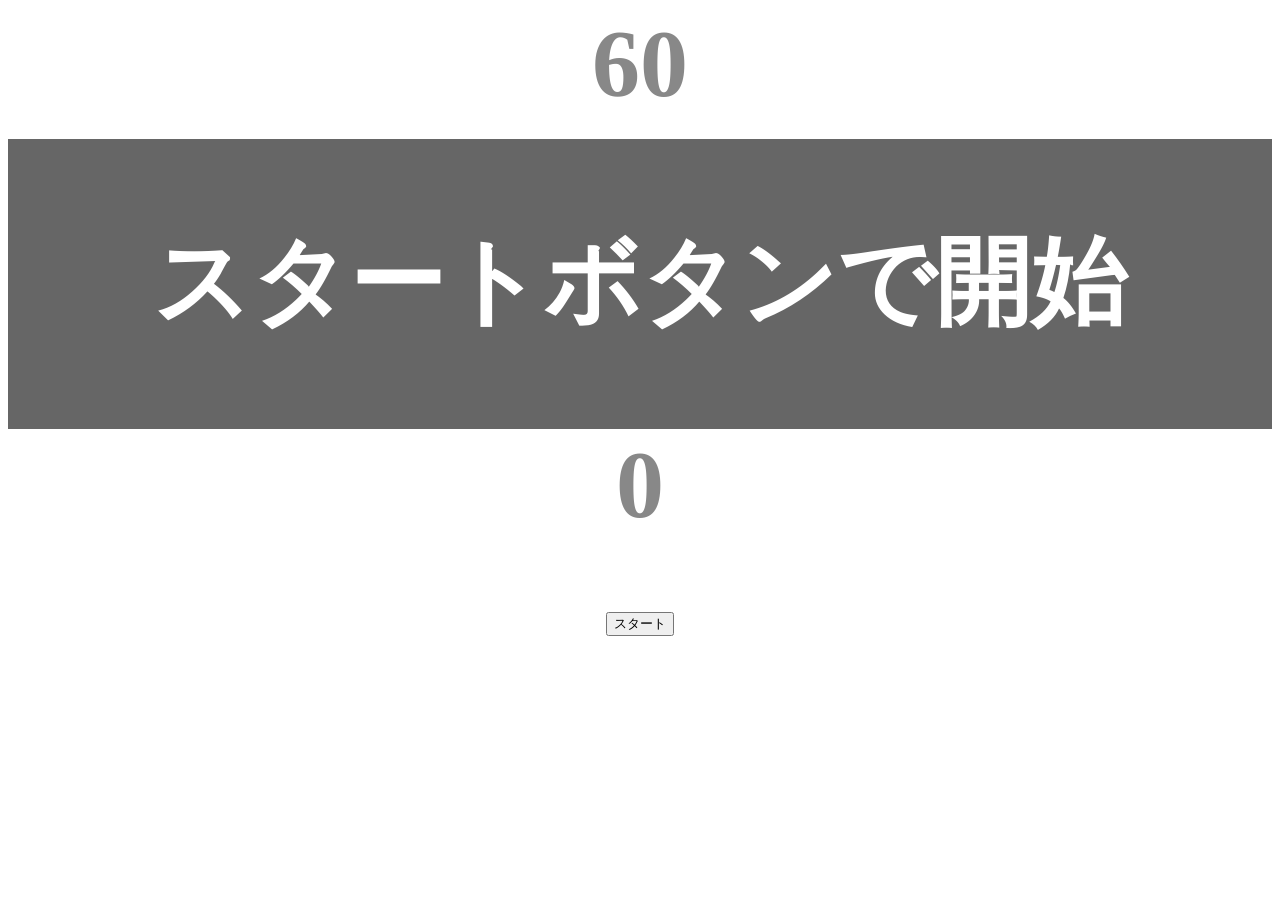
<file: kadai_001/index.html>
<!DOCTYPE html>
<html lang="ja">
<head>
 <title>タイピングゲーム</title>
 <meta charset="UTF-8">
 <meta name="description" content="【JavaScript応用編】簡易的なタイピングゲームです。">
 <meta name="viewport" content="width=device-width, initial-scale=1.0">
 <link rel="stylesheet" href="style.css">
</head>
<body>
    <p id="count" class="count">60</p>
    <div id="wrap" class="wrap">
    <span id="typed" class="typed"></span><span id="untyped"></span>
    </div>
    <p id="score">0</p>
  <button id="start">スタート</button>
  <script type="text/javascript" src="main.js"></script>
</body>
</html>
</file>
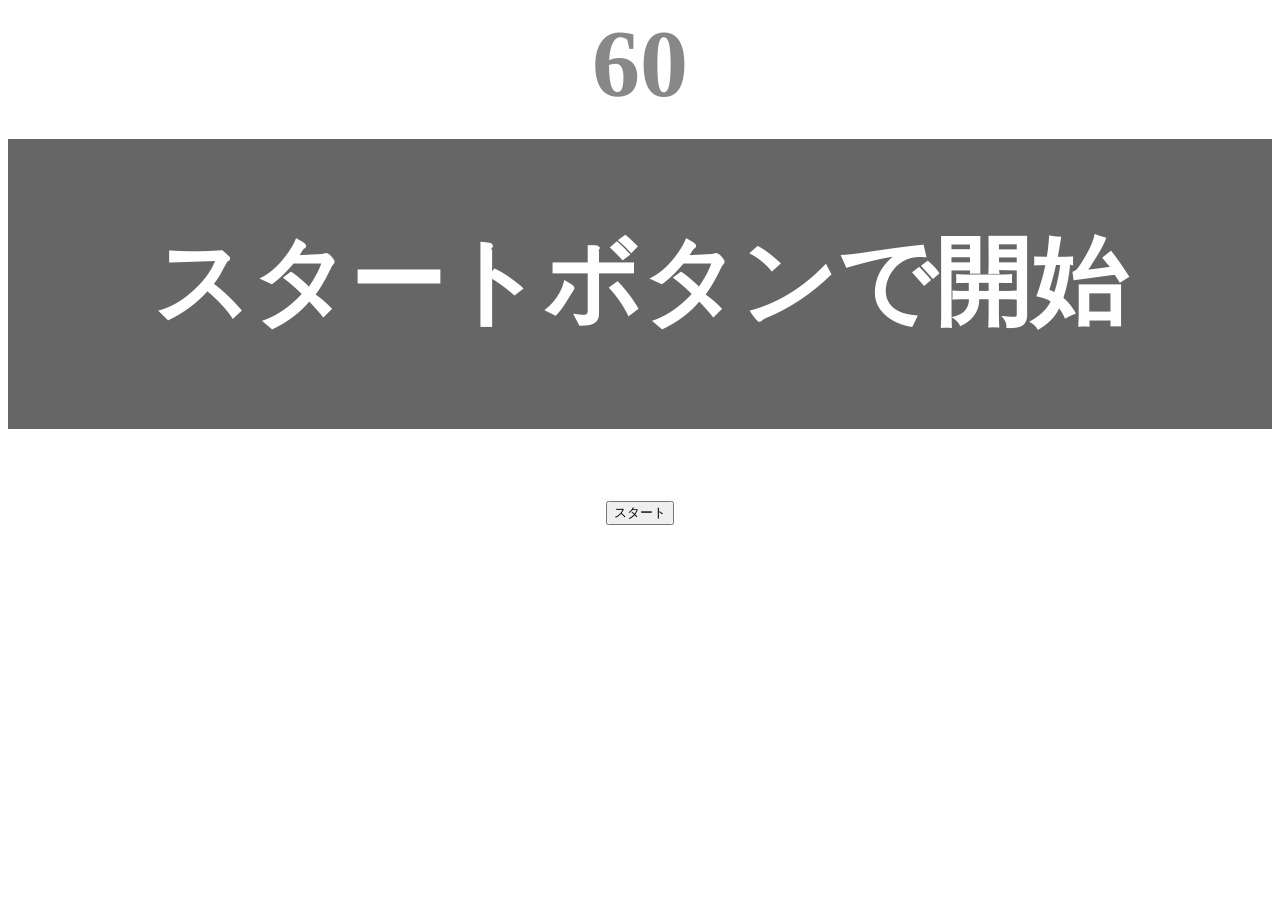
<file: kadai_002/index.html>
<!DOCTYPE html>
<html lang="ja">
<head>
 <title>タイピングゲーム</title>
 <meta charset="UTF-8">
 <meta name="description" content="【JavaScript応用編】簡易的なタイピングゲームです。">
 <meta name="viewport" content="width=device-width, initial-scale=1.0">
 <link rel="stylesheet" href="style.css">
</head>
<body>
    <p id="count" class="count">60</p>
    <div id="wrap" class="wrap">
    <span id="typed" class="typed"></span><span id="untyped"></span>
    </div>
    <p id="score" class="score" style="display:none;">0</p>
  <button id="start">スタート</button>
  <script type="text/javascript" src="main.js"></script>
</body>
</html>
</file>
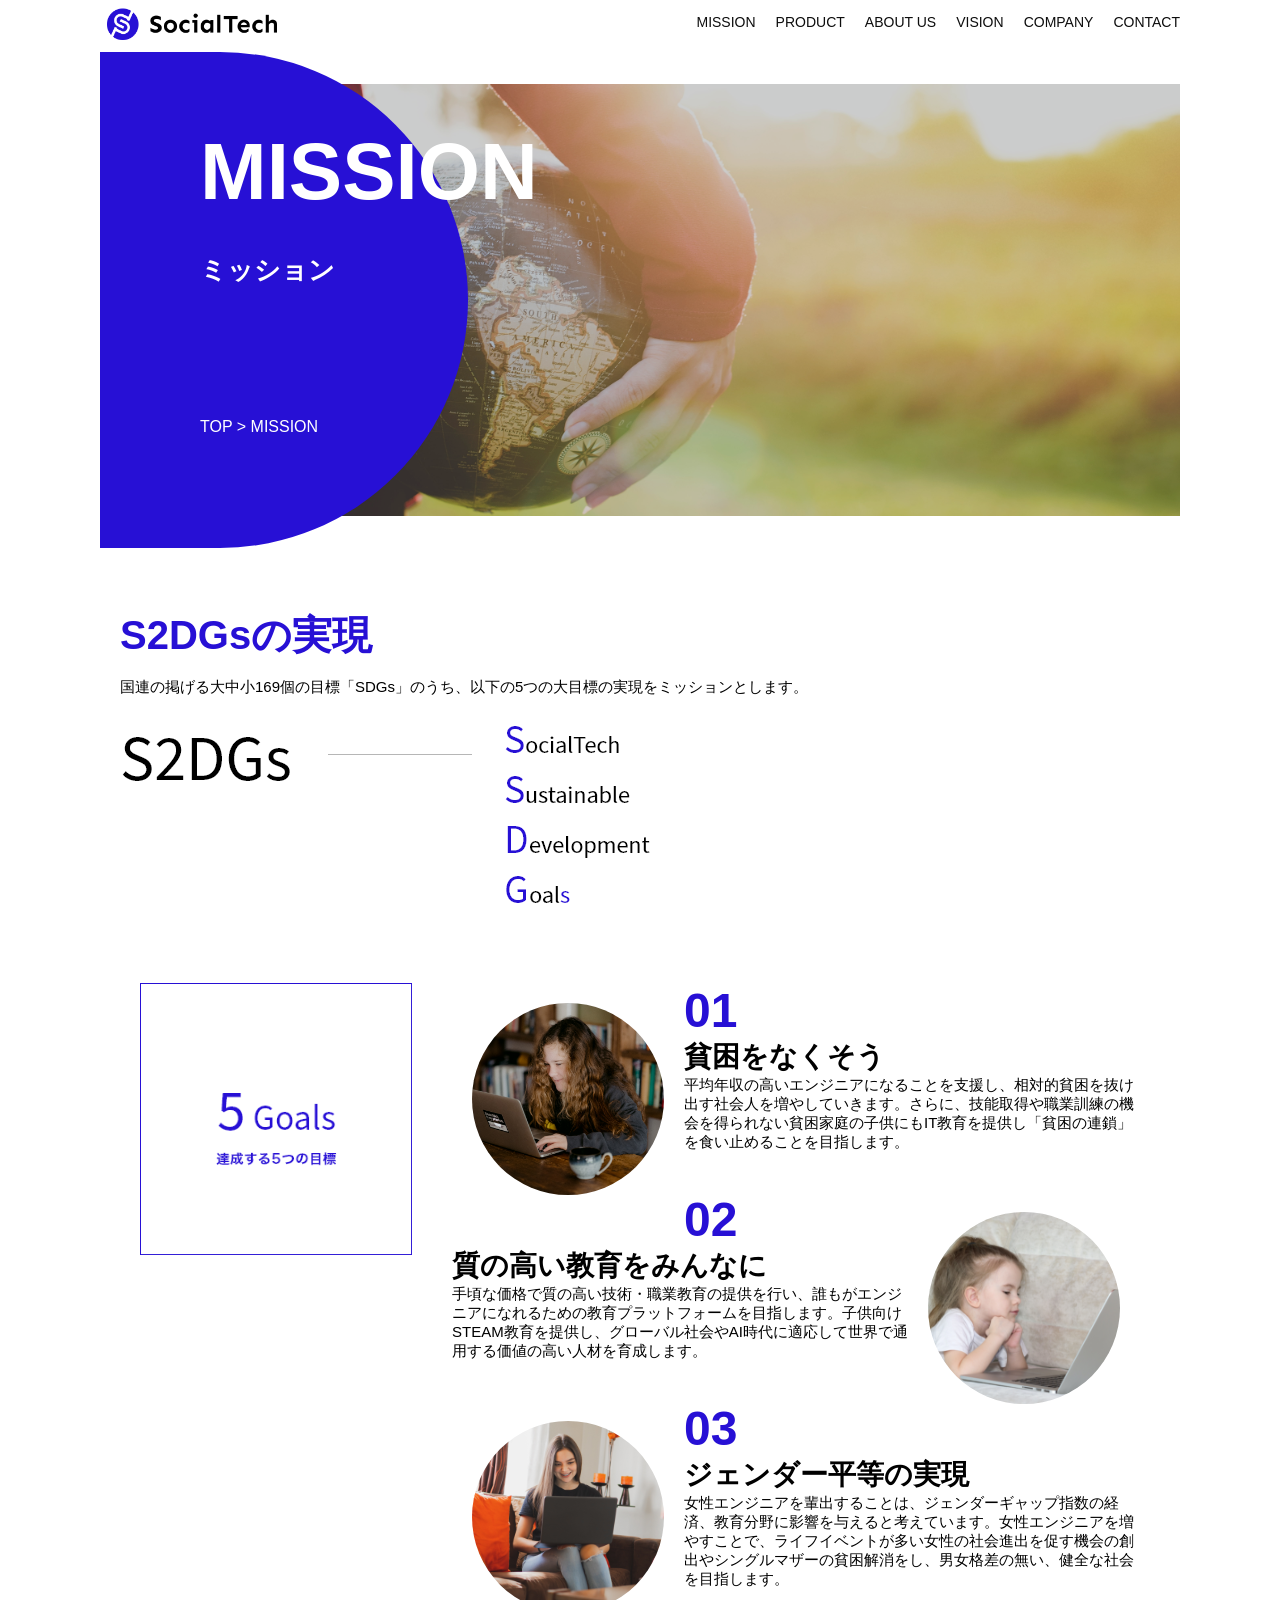
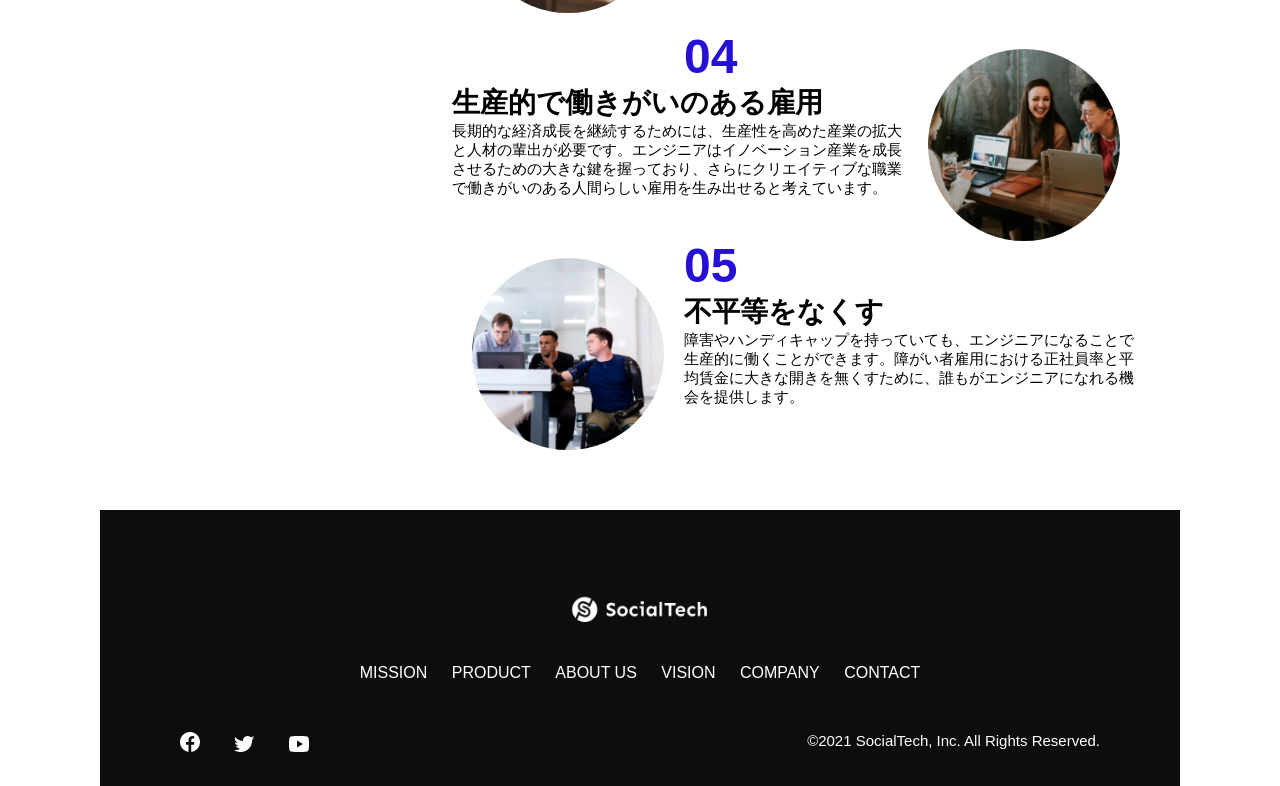
<file: kadai_tutorial_output/mission.html>
<!DOCTYPE html>
<html>
  <head>
    <title>SocialTech - MISSION ミッション -</title>
    <meta charset="utf-8">
    <meta name="description" content="SocialTechが目指す5つの目標（S2DGs）を紹介します">
    <meta name="viewport" content="width=device-width, initial-scale=1.0">
    <link rel="stylesheet" href="style.css">
  </head>

  <body>
    <!-- ヘッダー -->
    <header>
      <!-- ロゴ -->
      <a href="index.html" id="logo">
        <img src="images/logo.png" alt="トップページに戻る">
      </a>

      <!-- PC用ナビゲーション -->
      <nav id="nav-pc">
        <ul>
          <li><a href="mission.html">MISSION</a></li>
          <li><a href="product.html">PRODUCT</a></li>
          <li><a href="index.html#aboutus">ABOUT US</a></li>
          <li><a href="index.html#vision">VISION</a></li>
          <li><a href="index.html#company">COMPANY</a></li>
          <li><a href="index.html#contact">CONTACT</a></li>
        </ul>
      </nav>

      <!-- スマホ用メニューボタン -->
      <button id="menu-sp" onclick="document.getElementById('nav-sp').style.display = 'block'">
        <img src="images/button-menu.png" alt="ナビゲーションを開く">
      </button>

      <!-- スマホ用ナビゲーション -->
      <div id="nav-sp">
        <button id="close" onclick="document.getElementById('nav-sp').style.display = 'none'">
          <img src="images/button-close.png" alt="ナビゲーションを閉じる">
        </button>

        <nav>
          <ul>
            <li>
              <a id="logo-sp" href="index.html" onclick="document.getElementById('nav-sp').style.display = 'none'"><img src="images/logo-sp.png" alt="トップページに戻る"></a>
            </li>
            <li><a class="menu" href="mission.html" onclick="document.getElementById('nav-sp').style.display = 'none'">MISSION</a></li>
            <li><a class="menu" href="product.html" onclick="document.getElementById('nav-sp').style.display = 'none'">PRODUCT</a></li>
            <li><a class="menu" href="index.html#aboutus" onclick="document.getElementById('nav-sp').style.display = 'none'">ABOUT US</a></li>
            <li><a class="menu" href="index.html#vision" onclick="document.getElementById('nav-sp').style.display = 'none'">VISION</a></li>
            <li><a class="menu" href="index.html#company" onclick="document.getElementById('nav-sp').style.display = 'none'">COMPANY</a></li>
            <li><a class="menu" href="index.html#contact" onclick="document.getElementById('nav-sp').style.display = 'none'">CONTACT</a></li>
          </ul>
        </nav>
        <div id="sns">
          <a href="https://www.facebook.com/sejuku2013">
            <img src="images/button-facebook.png" alt="Facebookのリンク">
          </a>
          <a href="https://twitter.com/samuraijuku">
            <img src="images/button-twitter.png" alt="Twitterのリンク">
          </a>
          <a href="https://www.youtube.com/channel/UCCFOQO5aDK0xXam4cUQXT8g">
            <img src="images/button-youtube.png" alt="YouTubeのリンク">
          </a>
        </div>
      </div>
    </header>

    <main>
      <article>
        <section id="mission-main">
          <div class="mission-main-inner">
            <div id="mission-title">
              <h1>MISSION<br><span>ミッション</span></h1>
              <p>TOP > MISSION</p>
            </div>
          </div>
        </section>

        <section id="mission-s2dgs">
          <h2 class="mission-h2">S2DGsの実現</h2>
          <p>国連の掲げる大中小169個の目標「SDGs」のうち、以下の5つの大目標の実現をミッションとします。</p>
          <img src="images/mission/mission-s2dgs.png" alt="S2DGs">
        </section>

        <section id="mission-five-goals">
          <div class="five-goals-image">
            <img src="images/mission/mission-5goals.png" alt="5Goals">
          </div>
          <div class="five-goals-read">
            <div>
              <img class="fivegoals-image-left" src="images/mission/mission-5goals01.png" alt="PCを操作する女の子">
              <span class="fivegoals-number">01</span>
              <h3 class="fivegoals-h3">貧困をなくそう</h3>
              <p class="fivegoals-p">平均年収の高いエンジニアになることを支援し、相対的貧困を抜け出す社会人を増やしていきます。さらに、技能取得や職業訓練の機会を得られない貧困家庭の子供にもIT教育を提供し「貧困の連鎖」を食い止めることを目指します。</p>
            </div>
            <div>
              <img class="fivegoals-image-right" src="images/mission/mission-5goals02.png" alt="PCを見つめる小さい女の子">
              <span class="fivegoals-number">02</span>
              <h3 class="fivegoals-h3">質の高い教育をみんなに</h3>
              <p class="fivegoals-p">手頃な価格で質の高い技術・職業教育の提供を行い、誰もがエンジニアになれるための教育プラットフォームを目指します。子供向けSTEAM教育を提供し、グローバル社会やAI時代に適応して世界で通用する価値の高い人材を育成します。</p>
            </div>
            <div>
              <img class="fivegoals-image-left" src="images/mission/mission-5goals03.png" alt="PCを操作する女性">

              <span class="fivegoals-number">03</span>
              <h3 class="fivegoals-h3">ジェンダー平等の実現</h3>
              <p class="fivegoals-p">女性エンジニアを輩出することは、ジェンダーギャップ指数の経済、教育分野に影響を与えると考えています。女性エンジニアを増やすことで、ライフイベントが多い女性の社会進出を促す機会の創出やシングルマザーの貧困解消をし、男女格差の無い、健全な社会を目指します。</p>
            </div>
            <div>
              <img class="fivegoals-image-right" src="images/mission/mission-5goals04.png" alt="笑顔で話し合う3人の男女">
              <span class="fivegoals-number">04</span>
              <h3 class="fivegoals-h3">生産的で働きがいのある雇用</h3>
              <p class="fivegoals-p">長期的な経済成長を継続するためには、生産性を高めた産業の拡大と人材の輩出が必要です。エンジニアはイノベーション産業を成長させるための大きな鍵を握っており、さらにクリエイティブな職業で働きがいのある人間らしい雇用を生み出せると考えています。</p>
            </div>
            <div>
              <img class="fivegoals-image-left" src="images/mission/mission-5goals05.png" alt="障害を持つ男性が生き生きと働く様子">
              <span class="fivegoals-number">05</span>
              <h3 class="fivegoals-h3">不平等をなくす</h3>
              <p class="fivegoals-p">障害やハンディキャップを持っていても、エンジニアになることで生産的に働くことができます。障がい者雇用における正社員率と平均賃金に大きな開きを無くすために、誰もがエンジニアになれる機会を提供します。</p>
            </div>
          </div>
        </section>
      </article>
    </main>

    <footer>
      <div id="footer-logo">
        <img src="images/logo-sp.png" alt="SocialTech">
      </div>
      <div id="footer-link">
        <a href="mission.html">MISSION</a>
        <a href="product.html">PRODUCT</a>
        <a href="index.html#aboutus">ABOUT US</a>
        <a href="index.html#vision">VISION</a>
        <a href="index.html#company">COMPANY</a>
        <a href="index.html#contact">CONTACT</a>
      </div>
      <div id="sns-footer">
        <div class="sns-btns">
          <a href="https://www.facebook.com/sejuku2013"><img src="images/button-facebook.png" alt="Facebookのリンク"></a>
          <a href="https://twitter.com/samuraijuku"><img src="images/button-twitter.png" alt="Twitterのリンク"></a>
          <a href="https://www.youtube.com/channel/UCCFOQO5aDK0xXam4cUQXT8g"><img src="images/button-youtube.png" alt="YouTubeのリンク"></a>
        </div>
        <p id="copyright">&copy;2021 SocialTech, Inc. All Rights Reserved.</p>
      </div>
    </footer>

  </body>
</html>
</file>
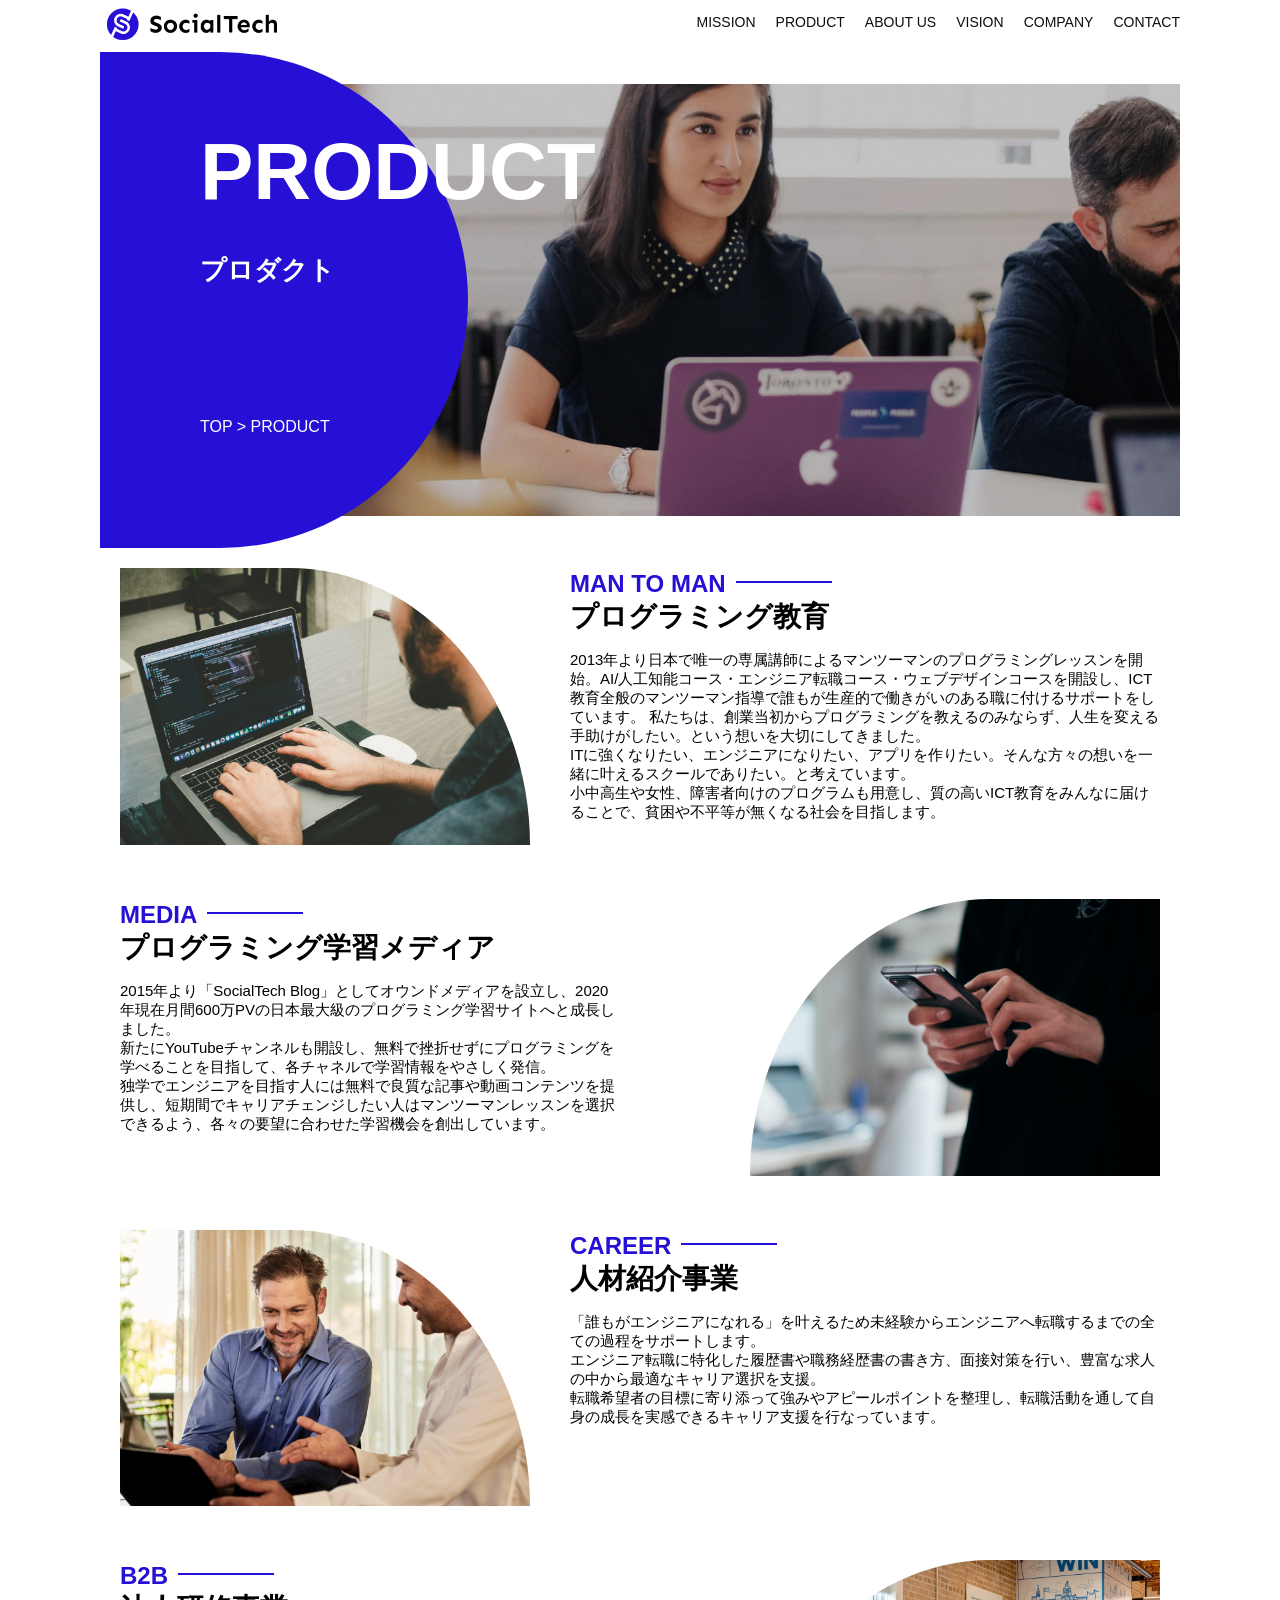
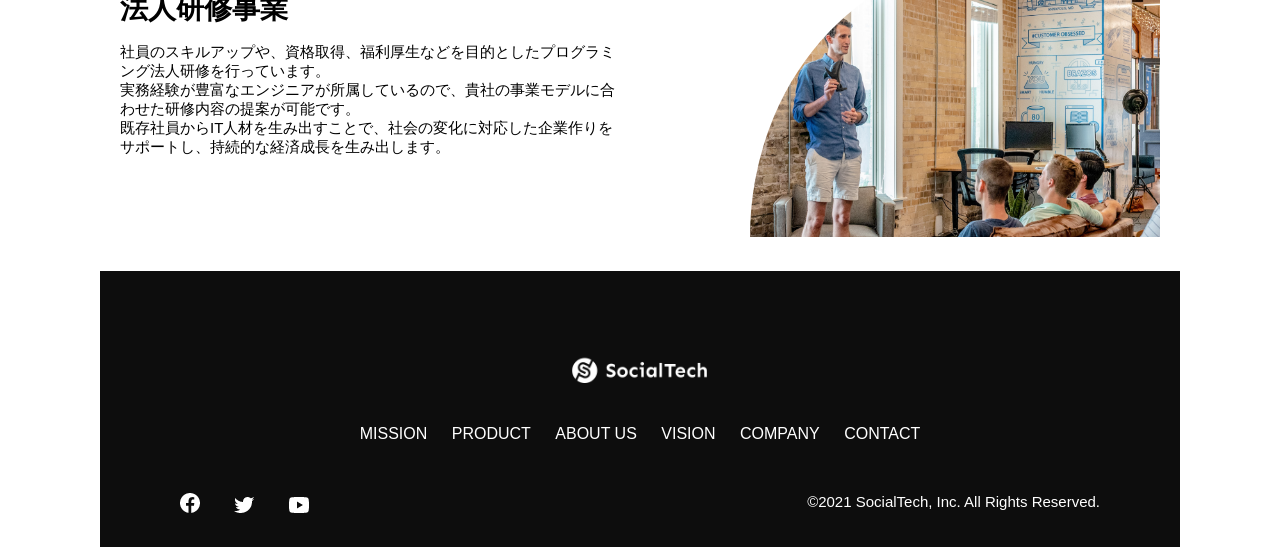
<file: kadai_tutorial_output/product.html>
<!DOCTYPE html>
<html>
  <head>
    <title>SocialTech -PRODUCT プロダクト-</title>
    <meta charset="utf-8">
    <meta name="description" content="SocialTechの4つのプロダクトを紹介します">
    <meta name="viewport" content="width=device-width, initial-scale=1.0">
    <link rel="stylesheet" href="style.css">
  </head>

  <body>
    <!-- ヘッダー -->
    <header>
      <!-- ロゴ -->
      <a href="index.html" id="logo">
        <img src="images/logo.png" alt="トップページに戻る">
      </a>

      <!-- PC用ナビゲーション -->
      <nav id="nav-pc">
        <ul>
          <li><a href="mission.html">MISSION</a></li>
          <li><a href="product.html">PRODUCT</a></li>
          <li><a href="index.html#aboutus">ABOUT US</a></li>
          <li><a href="index.html#vision">VISION</a></li>
          <li><a href="index.html#company">COMPANY</a></li>
          <li><a href="index.html#contact">CONTACT</a></li>
        </ul>
      </nav>

      <!-- スマホ用メニューボタン -->
      <button id="menu-sp" onclick="document.getElementById('nav-sp').style.display = 'block'">
        <img src="images/button-menu.png" alt="ナビゲーションを開く">
      </button>

      <!-- スマホ用ナビゲーション -->
      <div id="nav-sp">
        <button id="close" onclick="document.getElementById('nav-sp').style.display = 'none'">
          <img src="images/button-close.png" alt="ナビゲーションを閉じる">
        </button>

        <nav>
          <ul>
            <li>
              <a id="logo-sp" href="index.html" onclick="document.getElementById('nav-sp').style.display = 'none'"><img src="images/logo-sp.png" alt="トップページに戻る"></a>
            </li>
            <li><a class="menu" href="mission.html" onclick="document.getElementById('nav-sp').style.display = 'none'">MISSION</a></li>
            <li><a class="menu" href="product.html" onclick="document.getElementById('nav-sp').style.display = 'none'">PRODUCT</a></li>
            <li><a class="menu" href="index.html#aboutus" onclick="document.getElementById('nav-sp').style.display = 'none'">ABOUT US</a></li>
            <li><a class="menu" href="index.html#vision" onclick="document.getElementById('nav-sp').style.display = 'none'">VISION</a></li>
            <li><a class="menu" href="index.html#company" onclick="document.getElementById('nav-sp').style.display = 'none'">COMPANY</a></li>
            <li><a class="menu" href="index.html#contact" onclick="document.getElementById('nav-sp').style.display = 'none'">CONTACT</a></li>
          </ul>
        </nav>
        <div id="sns">
          <a href="https://www.facebook.com/sejuku2013">
            <img src="images/button-facebook.png" alt="Facebookのリンク">
          </a>
          <a href="https://twitter.com/samuraijuku">
            <img src="images/button-twitter.png" alt="Twitterのリンク">
          </a>
          <a href="https://www.youtube.com/channel/UCCFOQO5aDK0xXam4cUQXT8g">
            <img src="images/button-youtube.png" alt="YouTubeのリンク">
          </a>
        </div>
      </div>
    </header>

    <main>
      <article>
        <section id="product-main">
          <div class="product-main-inner">
            <div id="product-title">
              <h1>PRODUCT<br><span>プロダクト</span></h1>
              <p>TOP > PRODUCT</p>
            </div>
          </div>
        </section>

        <section class="product-section product-section-left">
          <div class="product-section-img">
            <img src="images/product/product-mantoman.png" alt="PCでコードを書く男性">
          </div>
          <div class="product-read">
            <h2 class="product-h2">MAN TO MAN</h2>
            <h3 class="product-h3">プログラミング教育</h3>
            <p>
              2013年より日本で唯一の専属講師によるマンツーマンのプログラミングレッスンを開始。AI/人工知能コース・エンジニア転職コース・ウェブデザインコースを開設し、ICT教育全般のマンツーマン指導で誰もが生産的で働きがいのある職に付けるサポートをしています。 私たちは、創業当初からプログラミングを教えるのみならず、人生を変える手助けがしたい。という想いを大切にしてきました。<br>ITに強くなりたい、エンジニアになりたい、アプリを作りたい。そんな方々の想いを一緒に叶えるスクールでありたい。と考えています。<br>小中高生や女性、障害者向けのプログラムも用意し、質の高いICT教育をみんなに届けることで、貧困や不平等が無くなる社会を目指します。
            </p>
          </div>
        </section>

        <section class="product-section product-section-right">
          <div class="product-read">
            <h2 class="product-h2">MEDIA</h2>
            <h3 class="product-h3">プログラミング学習メディア</h3>
            <p>2015年より「SocialTech Blog」としてオウンドメディアを設立し、2020年現在月間600万PVの日本最大級のプログラミング学習サイトへと成長しました。<br>新たにYouTubeチャンネルも開設し、無料で挫折せずにプログラミングを学べることを目指して、各チャネルで学習情報をやさしく発信。<br>独学でエンジニアを目指す人には無料で良質な記事や動画コンテンツを提供し、短期間でキャリアチェンジしたい人はマンツーマンレッスンを選択できるよう、各々の要望に合わせた学習機会を創出しています。</p>
          </div>
          <div class="product-section-img">
            <img src="images/product/product-media.png" alt="スマートフォンを操作する人">
          </div>
        </section>

        <section class="product-section product-section-left">
          <div class="product-section-img">
            <img src="images/product/product-career.png" alt="笑顔で話し合う2人の男性">
          </div>
          <div class="product-read">
            <h2 class="product-h2">CAREER</h2>
            <h3 class="product-h3">人材紹介事業</h3>
            <p>「誰もがエンジニアになれる」を叶えるため未経験からエンジニアへ転職するまでの全ての過程をサポートします。<br>エンジニア転職に特化した履歴書や職務経歴書の書き方、面接対策を行い、豊富な求人の中から最適なキャリア選択を支援。<br>転職希望者の目標に寄り添って強みやアピールポイントを整理し、転職活動を通して自身の成長を実感できるキャリア支援を行なっています。<br></p>
          </div>
        </section>

        <section class="product-section product-section-right">
          <div class="product-read">
            <h2 class="product-h2">B2B</h2>
            <h3 class="product-h3">法人研修事業</h3>
            <p>社員のスキルアップや、資格取得、福利厚生などを目的としたプログラミング法人研修を行っています。<br>実務経験が豊富なエンジニアが所属しているので、貴社の事業モデルに合わせた研修内容の提案が可能です。<br>既存社員からIT人材を生み出すことで、社会の変化に対応した企業作りをサポートし、持続的な経済成長を生み出します。</p>
          </div>
          <div class="product-section-img">
            <img src="images/product/product-b2b.png" alt="講演中の男性とそれを聴く人々">
          </div>
        </section>
      </article>
    </main>

    <footer>
      <div id="footer-logo">
        <img src="images/logo-sp.png" alt="SocialTech">
      </div>
      <div id="footer-link">
        <a href="mission.html">MISSION</a>
        <a href="product.html">PRODUCT</a>
        <a href="index.html#aboutus">ABOUT US</a>
        <a href="index.html#vision">VISION</a>
        <a href="index.html#company">COMPANY</a>
        <a href="index.html#contact">CONTACT</a>
      </div>
      <div id="sns-footer">
        <div class="sns-btns">
          <a href="https://www.facebook.com/sejuku2013"><img src="images/button-facebook.png" alt="Facebookのリンク"></a>
          <a href="https://twitter.com/samuraijuku"><img src="images/button-twitter.png" alt="Twitterのリンク"></a>
          <a href="https://www.youtube.com/channel/UCCFOQO5aDK0xXam4cUQXT8g"><img src="images/button-youtube.png" alt="YouTubeのリンク"></a>
        </div>
        <p id="copyright">&copy;2021 SocialTech, Inc. All Rights Reserved.</p>
      </div>
    </footer>
    
  </body>
</html>
</file>
<file: kadai_001/style.css>
/* 全体 */
body {
    font-size: 6em;
    text-align: center;
}

/* タイマー */
.count {
    margin: 0;
    font-weight: bold;
    color: #888;
}

/* テキスト部分 */
.wrap {
    margin-top: 20px;
    padding: 80px 40px;
    background-color: #666;
    font-weight: bold;
    color: #fff;
}

/* 正しいテキスト */
.typed {
    color: lightgreen;
}

/* 間違えたテキスト */
.mistyped {
    background-color: red;
}

/* 下のスコア */
#score {
    margin: 0;
    font-weight: bold;
    color: #888;
}
</file>
<file: kadai_002/style.css>
/* 全体 */
body {
    font-size: 6em;
    text-align: center;
}

/* タイマー */
.count {
    margin: 0;
    font-weight: bold;
    color: #888;
}

/* テキスト部分 */
.wrap {
    margin-top: 20px;
    padding: 80px 40px;
    background-color: #666;
    font-weight: bold;
    color: #fff;
}

/* 正しいテキスト */
.typed {
    color: lightgreen;
}

/* 間違えたテキスト */
.mistyped {
    background-color: red;
}

/* 下のスコア */
#score {
    margin: 0;
    font-weight: bold;
    color: #888;
}
</file>
<file: kadai_tutorial_output/style.css>
/* PC、スマホ共通スタイル */
* {
  box-sizing: border-box;
}

p {
  font-size: 15px;
}

body {
  max-width: 1080px;
  margin: 0 auto 0 auto;
  font-family: "Source Sans Pro", "Hiragino Kaku Gothic ProN", Meiryo, Arial, sans-serif;
}

/* PC用カルーセル設定 */
 .carousel {
   margin: 0 20px 0 20px
 }

 .carouselImg {
   width: 100%;
 }
  
/* ヘッダー */
header {
  display: flex;
  justify-content: space-between;
}

/* ナビゲーションのレイアウト */
#nav-pc {
  font-size: 14px;
}

#nav-pc ul {
  display: flex;
  padding-left: 0;
}

#nav-pc li {
  list-style: none;
}

/* ナビゲーションのリンクの装飾設定 */
#nav-pc a {
  text-decoration: none;
  margin-left: 20px;
  color: #0d0d0d;
}

#nav-pc a:hover {
  text-decoration: underline;
}

/* スマホ用ナビを非表示 */
#nav-sp,
#menu-sp {
  display: none;
}

/* メインビジュアル*/
#main-visual {
  position: relative;
  height: 400px;
}

#main-message {
  position: absolute;
  top: 0;
  left: 0;
  background-color: #2710d5;
  color: #ffffff;
  border-radius: 0 0 476px 0;
  max-width: 620px;
  height: 100%;
  width: 100%;
  z-index: 11;
}

#main-message h1 {
  font-size: 60px;
  margin: 100px 0 0 50px;
}

#main-message > p {
  font-size: 28px;
  margin: 0 0 0 50px;
}

#main-visual > img {
  max-width: 620px;
  border-radius: 476px 0 0 0;
  position: absolute;
  top: 0;
  right: 0;
  z-index: 10;
}

/*見出し*/
h2 {
  margin: 40px 0 0 0;
}

h2::after {
  content: url("images/line.png");
  margin-left: 10px;
}

h3 {
  font-size: 27px;
}

/* ミッション */
#mission {
  margin: 80px auto 80px auto;
}

#mission-flex {
  display: flex;
}

#mission-flex > div {
  width: 50%;
  margin: 20px;
}

#mission-photo {
  width: 100%;
}

#s2dgs {
  margin-top: 50px;
  width: 100%;
}

/* プロダクト */
#product {
  background-color: #fafafa;
  margin: 80px 0 80px 0;
  padding: 10px 40px 0px 40px;
}

/* 外枠 */
#product .product-flex {
  margin-top: 40px;
  display: flex;
}

/* 左のカラム */
#product-left {
  width: 50%;
  margin-right: 20px;
}

/* 右のカラム */
#product-right {
  width: 50%;
  margin-left: 20px;
  margin-top: 80px;
}

/* 写真＋説明の枠 */
#product-left > div {
  position: relative;
  height: 480px;
  margin-right: 20px;
}

#product-right > div {
  position: relative;
  height: 480px;
  margin-left: 20px;
}

/* 写真*/
.product-photo {
  width: 100%;
}

/* 説明文の枠 */
.product-explain {
  background-color: #ffffff;
  position: absolute;
  left: 0;
  bottom: 50px;
  margin: 0 40px 0 40px;
  padding: 20px;
  box-shadow: 5px 5px 10px rgba(0, 0, 0, 0.05);
}

/* 説明文の英語 */
.product-explain > span {
  color: #2710d5;
  font-weight: bold;
  font-size: 16px;
  margin: 0px;
}

/* 説明文の見出し */
.product-explain > h3 {
  margin: 5px 0 5px 0;
}

/* 説明文 */
.product-explain > p {
  font-size: 14px;
  margin: 0;
}

/* もっと見るボタン */
#product-more {
  text-align: center;
}

#product-more a {
  position: relative;
  bottom: -42px;
}

/* ABOUT US */
#aboutus {
  margin: 80px auto 80px auto;
}

/* ３つの組織文化と写真を入れる枠 */
#aboutus > div {
  display: flex;
}

/* 写真 */
.culture-img {
  width: 50%;
  align-self: flex-start;
}

.culture-img2 {
  margin-top: 50px;
  width: 100%;
}

/* 3つの組織文化の表 */
.culture-table {
  margin-right: 50px;
}

/* 番号 */
.culture-num {
  font-size: 80px;
  color: #2710d5;
  padding: 0 20px 0 0;
}

/* 見出し */
.culture-table th {
  text-align: left;
  font-size: 28px;
  font-weight: bold;
}

/* 組織文化英語 */
.culture-en {
  color: #2710d5;
  font-size: 24px;
}

/* 説明文 */
.culture-description {
  margin: 0;
}

/* ビジョン */
#vision {
  margin: 80px auto 80px auto;
}

/* セクション内の外枠*/
#vision > div {
  display: flex;
  justify-content: space-between;
  flex-wrap: wrap;
}

/*7つの行動指針の枠*/
.vision-box {
  width: 300px;
  height: 300px;
  margin-bottom: 30px;
  position: relative;
}

.vision-box > img {
  width: 100%;
  position: relative;
  z-index: 30;
}

.vision-box > div {
  position: absolute;
  top: 0;
  left: 0;
  z-index: 31;
  margin-right: 20px;
}

.vision-box > div > h4 {
  color: #2710d5;
  font-size: 19px;
  margin: 80px 0 0 0;
}

.vision-box > div > h4::first-letter {
  font-size: 40px;
}

.vision-box > div > h5 {
  font-size: 20px;
  margin: 0 0 0 0;
}

.vision-box > div > p {
  margin: 10px 0 0 0;
}

/*会社概要*/
#company {
  margin: 80px auto 80px auto;
}

#company-table {
  width: 100%;
}

.tableheader {
  text-align: left;
  padding: 20px;
  border-bottom-color: #2710d5;
  border-bottom-width: 1px;
  border-bottom-style: solid;
  width: 100px;
}

.tableheader-first {
  border-top-color: #2710d5;
  border-top-width: 1px;
  border-top-style: solid;
}

.cell {
  padding: 30px;
  border-bottom-color: #ececec;
  border-bottom-width: 1px;
  border-bottom-style: solid;
}

.cell-first {
  border-top-color: #ececec;
  border-top-width: 1px;
  border-top-style: solid;
}

#company > iframe {
  width: 100%;
  height: 368px;
  margin-top: 40px;
}

/* お問い合わせ */
#contact {
  margin: 80px auto 80px auto;
}

/* 外枠 */
#contact > form > div {
  display: flex;
  flex-direction: row;
  flex-wrap: wrap;
  padding-bottom: 30px;
}

/* 左列　見出し */
.contact-heading {
  width: 240px;
  align-self: center;
}

/* 見出しのラベル */
.contact-label {
  font-weight: bold;
}

/* 必須 */
.contact-span {
  color: #ce2222;
  margin: 0 0 0 20px;
  font-weight: bold;
}

/* テキストボックス */
.contact-textbox {
  border-top: 0px;
  border-left: 0px;
  border-right: 0px;
  border-bottom-width: 1px;
  border-bottom-color: #707070;
  border-style: solid;
  background-color: #fafafa;
  height: 56px;
  width: 400px;
}

/* お問い合わせ内容のテキストエリア */
.contact-textarea {
  border-top: 0px;
  border-left: 0px;
  border-right: 0px;
  border-bottom-width: 1px;
  border-bottom-color: #707070;
  background-color: #fafafa;
  width: 400px;
  height: 200px;
}

/* 個人情報の取り扱い */
#contact dt {
  font-weight: bold;
}

#contact dd {
  margin: 0 0 16px 0;
}

#contact dd p {
  margin: 0;
}

#contact dd ul {
  padding-left: 0;
}

#contact dd li {
  margin-bottom: 0;
  list-style: none;
}

/* フッター */
footer {
  background-color: #0d0d0d;
  text-align: center;
  padding: 80px 80px 30px 80px;
}

#footer-logo {
  margin-bottom: 30px;
}

#footer-link {
  margin-bottom: 50px;
}

#footer-link > a {
  text-decoration: none;
  margin: 10px;
  color: #ffffff;
}

#footer-link > a:hover {
  text-decoration: underline;
}

#sns-footer {
  display: flex;
  justify-content: space-between;
  text-align: left;
}

#sns-footer a {
  margin-right: 30px;
}

#copyright {
  color: #ffffff;
  margin: 0;
}

/* mission.html用スタイル */
/* ミッションのメインビジュアル */
.mission-main-inner {
  background-image: url("images/mission/mission-main.png");
  background-repeat: no-repeat;
  background-position-y: center;
}

#mission-title {
  background-color: #2710d5;
  width: 368px;
  color: #ffffff;
  height: 496px;
  border-radius: 0 248px 248px 0;
  position: relative;
}

#mission-title h1 {
  position: absolute;
  top: 0;
  left: 100px;
  font-size: 80px;
  line-height: 1;
}

#mission-title h1 span {
  font-size: 26px;
}

#mission-title > p {
  position: absolute;
  top: 350px;
  left: 100px;
  font-size: 16px;
}

/* ミッションページ　S2DGSの設定 */
#mission-s2dgs {
  padding: 20px;
}

.mission-h2 {
  color: #2710d5;
  font-size: 40px;
}

.mission-h2::after {
  content: none;
}

/* ミッションページ　5つのゴールの設定 */
#mission-five-goals {
  padding: 20px;
  display: flex;
}

#mission-five-goals .five-goals-image {
  width: 30%;
  padding: 20px;
}

#mission-five-goals .five-goals-image img {
  width: 100%;
}

#mission-five-goals .five-goals-read {
  width: 70%;
  padding: 20px;
}

#mission-five-goals .five-goals-read > div {
  margin-bottom: 40px;
}

.fivegoals-image-right {
  float: right;
  margin: 20px;
}

.fivegoals-image-left {
  float: left;
  margin: 20px;
}

.fivegoals-number {
  color: #2710d5;
  font-size: 48px;
  font-weight: bold;
  margin: 0;
}

.fivegoals-h3 {
  font-size: 28px;
  margin: 0;
}

.fivegoals-p {
  margin: 0;
}

/* プロダクトページ */
.product-main-inner {
  background-image: url("images/product/product-main.png");
  background-repeat: no-repeat;
  background-position-y: center;
}

#product-title {
  background-color: #2710d5;
  width: 368px;
  color: #ffffff;
  height: 496px;
  border-radius: 0 248px 248px 0;
  position: relative;
}

#product-title h1 {
  position: absolute;
  top: 0;
  left: 100px;
  font-size: 80px;
  line-height: 1;
}

#product-title h1 span {
  font-size: 26px;
}

#product-title > p {
  position: absolute;
  top: 350px;
  left: 100px;
  font-size: 16px;
}

/* セクション */
.product-section {
  display: flex;
  padding: 20px 20px 0;
}

.product-section .product-section-img {
  width: 450px;
}

/* 右が画像のセクション*/
.product-section-left .product-section-img img {
  width: 100%;
  padding: 0 40px 30px 0;
  border-radius: 0 432px 0 0;
}

.product-section-left .product-read {
  width: 50%;
  flex-grow: 1;
}

.product-section-left .product-read p {
  margin-bottom: 0;
}

/* 右が画像のセクション*/
.product-section-right {
  justify-content: space-between;
}

.product-section-right .product-section-img img {
  width: 100%;
  padding: 0 0 30px 40px;
  border-radius: 432px 0 0 0;
}

.product-section-right .product-read {
  width: 500px;
}

.product-h2 {
  color: #2710d5;
  font-size: 24px;
  margin: 0;
}

.product-h3 {
  font-size: 28px;
  margin: 0;
}

/*====================
 スマートフォン用のスタイル
=====================*/
@media screen and (max-width: 767px) {
  /* スマホ用カルーセル設定 */
   .carousel {
     margin: 0;
   }
  /* PC用ナビゲーション非表示 */
  #nav-pc {
    display: none;
  }

  /* ハンバーガーメニュー */
  #menu-sp {
    display: block;
    background-color: transparent;
    padding: 0;
    border: none;
    position: absolute;
    top: 0px;
    right: 0px;
  }

  /* スマホ用ナビゲーションの表示切替*/
  /* 初期状態、レイアウトと非表示設定 */
  #nav-sp {
    background-color: #2710d5;
    position: fixed;
    left: 0;
    top: 0;
    height: 100%;
    width: 100%;
    display: none;
    z-index: 100;
  }

  /* ×ボタン */
  #close {
    position: absolute;
    top: 20px;
    right: 20px;
    background-color: transparent;
    border: none;
  }

  #nav-sp nav ul {
    padding-left: 0;
  }

  #nav-sp nav li {
    list-style: none;
  }

  /* ナビゲーションメニュー用ロゴ */
  #logo-sp {
    margin: 80px 0 30px 20px;
  }

  /* ナビゲーションのリンクの装飾設定 */
  #nav-sp nav a {
    display: block;
    color: #ffffff;
  }

  #nav-sp nav a:hover {
    text-decoration: underline;
  }

  #nav-sp .menu {
    text-decoration: none;
    margin: 0 20px 0 20px;
    height: 44px;
    font-size: 16px;
    background-image: url("images/arrow.png");
    background-repeat: no-repeat;
    background-position: right top;
  }

  #sns {
    position: absolute;
    bottom: 20px;
    left: 20px;
  }

  #sns > a {
    margin-right: 30px;
  }

  /* メインビジュアル */
  #main-visual {
    position: relative;
    height: 470px;
  }

  #main-visual > div {
    text-align: center;
    height: 280px;
  }

  #main-visual h1 {
    font-size: 28px;
    margin: 90px 0 0 0;
  }

  #main-visual > div > p {
    margin: 0;
    font-size: 15px;
  }

  #main-visual > img {
    width: 100%;
    border-radius: 476px 0 0 0;
    top: auto;
    bottom: 0;
  }

  /*見出し*/
  h2 {
    margin: 15px 0 15px 0;
  }
  
  h3 {
    font-size: 24px;
    margin: 10px 0 0 0;
  }

  /* ミッション */
  #mission {
    margin: 20px 0 20px 0;
    padding: 0 20px 0 20px;
  }

  #mission-flex {
    flex-direction: column;
  }

  #mission-flex > div {
  width: 100%;
  margin: 0;
}

  /* プロダクト */
  #product {
    margin: 0;
    padding: 10px 20px 0 20px;
  }

  /* 外枠 */
  #product .product-flex {
    flex-direction: column;
    margin-top: 0;
  }

  /* 左右のカラム　スマホでは縦並び */
  #product-left,
  #product-right {
    width: 100%;;
    margin: 0;
  }

  /* 写真＋説明の枠 */
  #product-left > div,
  #product-right > div {
    height: auto;
    margin: 0;
  }

  /* 説明文の枠 */
  .product-explain {
    position: relative;
    margin: 0;
  }

  .product-explain > h3 {
    margin: 10px 0 10px 0;
    font-size: 24px;
  }

  /* もっと見るボタン */
  #product-more {
    text-align: left;
  }

  /* ABOUT US */
  #aboutus {
    margin: 80px 20px 80px 20px;
  }

  #aboutus > div {
    flex-direction: column;
  }

  .culture-table th {
    font-size: 16px;
  }

  .culture-table {
    margin-right: 0;
    padding-right: 20px;
    order: 2;
  }

  .culture-img {
    width: 100%;
    order: 1;
  }

  .culture-img2 {
    margin-top: 0;
  }

  .culture-num {
    padding: 0;
  }

  .culture-description {
    margin: 0;
  }

  /* ビジョン */
  #vision {
    margin: 80px 20px 80px 20px;
  }

  .vision-box > img {
    position: absolute;
    top: 0;
    left: 0;
  }

  .vision-box > div > h4 {
    margin: 60px 0 0 0;
  }

  /*会社概要*/
  #company {
    margin: 0 20px 0 20px;
  }

  #company > h3 {
    margin-bottom: 20px;
  }

  .tableheader {
    width: 50px;
  }

  .cell {
    padding: 20px;
  }

  #company > iframe {
    height: 240px;
  }

  /* お問い合わせ */
  #contact {
    margin: 80px 20px 80px 20px;
  }

  #contact > h3 {
    margin-bottom: 20px;
  }

  #contact > form > div {
    flex-direction: column;
    margin-bottom: 20px;
  }

  .contact-heading {
    align-self: auto;
    margin-bottom: 20px;
  }

  .contact-textbox {
    min-width: 300px;
    width: 100%;
  }

  .contact-textarea {
    height: 150px;
    width: 100%;
  }

  .radiobutton {
    margin-bottom: 20px;
  }

  /* フッター */
  footer {
    padding: 30px 20px 50px 20px;
    text-align: left;
  }

  #footer-link > a {
    margin: 0 20px 30px 0;
    display: block;
    background-image: url("images/arrow.png");
    background-repeat: no-repeat;
    background-position: right top;
  }

  #footer-link > a:hover {
    text-decoration: underline;
  }

  #sns-footer {
    flex-direction: column;
    justify-content: flex-start;
  }

  #copyright {
    font-size: 12px;
    margin-top: 30px;
  }

  /* mission.html用スタイル */
  /* ミッションのメインビジュアル */
  #mission-main {
    height: 256px;
    margin-top: 4%;
    position: relative;
  }

  .mission-main-inner {
    height: 80%;
    background-size: cover;
  }

  #mission-title {
    width: 136px;
    height: 256px;
    position: absolute;
    top: -10%;
  }

  #mission-title h1 {
    left: 20px;
    font-size: 40px;
  }

  #mission-title h1 span {
    font-size: 18px;
  }

  #mission-title > p {
    top: 180px;
    left: 20px;
    font-size: 13px;
  }

  /* ミッションページ　S2DGSの設定 */
  .mission-h2 {
    font-size: 38px;
    margin: 0px;
  }

  .mission-h2::after {
    content: none;
  }

  #mission-s2dgs > img {
    width: 100%;
  }

  /* ミッションページ　5つのゴールの設定 */
  #mission-five-goals {
    flex-direction: column;
  }

  #mission-five-goals > div {
    padding: 0;
  }

  #mission-five-goals .five-goals-image,
  #mission-five-goals .five-goals-read {
    width: 100%;
    padding: 0;
  }

  #mission-five-goals .five-goals-read > div {
    display: flex;
    flex-direction: column;
  }

  .fivegoals-image-right,
  .fivegoals-image-left {
    align-self: center;
  }

  /* プロダクトページ */
  #product-main {
    height: 256px;
    margin-top: 4%;
    position: relative;
  }

  .product-main-inner {
    height: 80%;
    background-size: cover;
  }

  #product-title {
    width: 136px;
    height: 256px;
    position: absolute;
    top: -10%;
  }
  
  #product-title h1 {
    left: 20px;
    font-size: 40px;
  }

  #product-title h1 span {
    font-size: 18px;
  }

  #product-title > p {
    top: 180px;
    left: 20px;
    font-size: 13px;
  }

  /* セクション */
  .product-section {
    flex-direction: column;
  }

  .product-section .product-section-img {
    width: 100%;
  }
  
  .product-section .product-section-img img {
    width: 100%;
    padding: 0;
  }

  /* 右が画像のセクション*/
  .product-section-left .product-section-img img {
    border-radius: 0 300px 0 0;
  }

  .product-section-left .product-read {
    width: 100%;
    flex-grow: 1;
  }

  /* 右が画像のセクション*/
  .product-section-right .product-section-img img {
    order: 1;
    border-radius: 300px 0 0 0;
  }

  .product-section-right .product-read {
    order: 2;
    width: 100%;
  }

}
</file>
